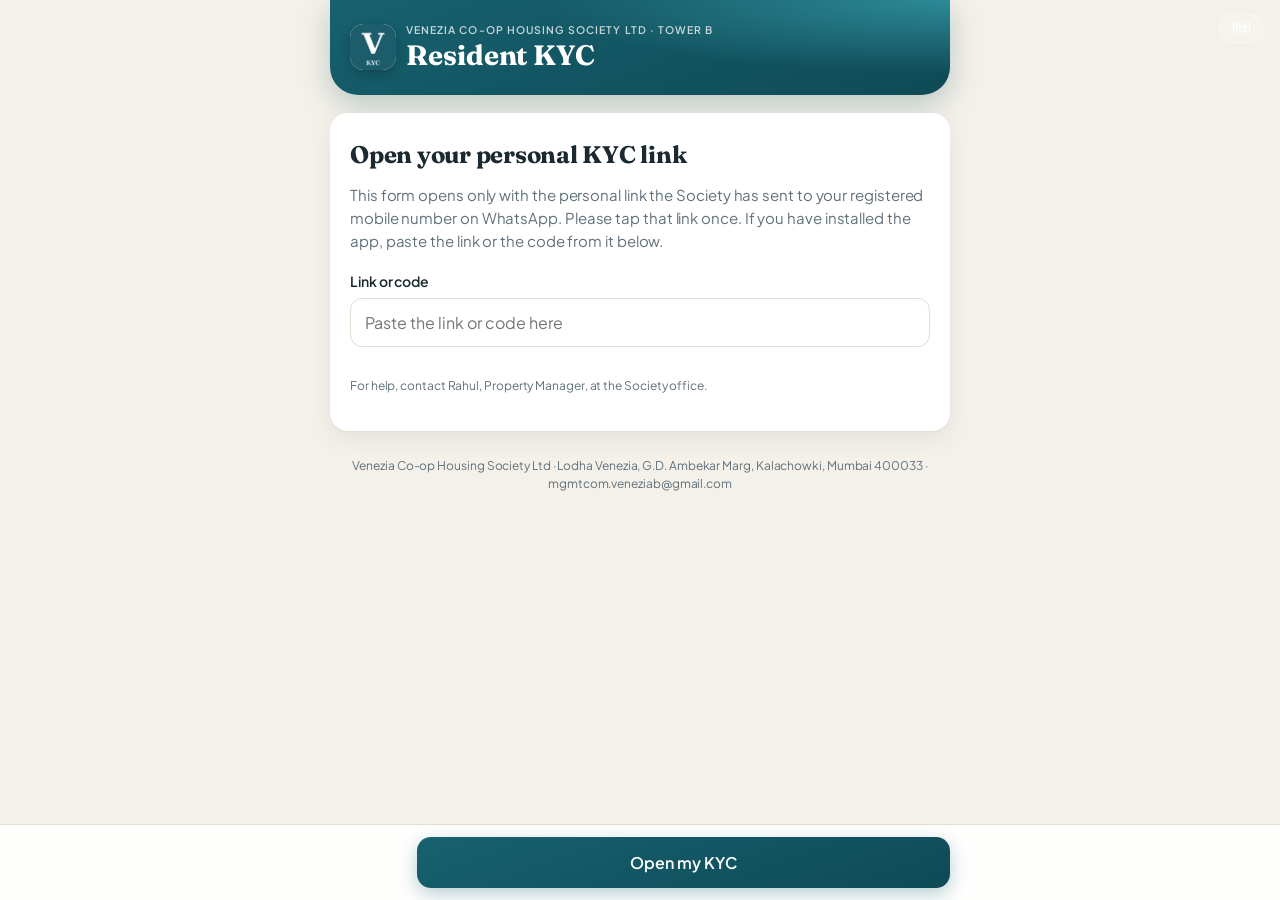
<file: index.html>
<!doctype html>
<html lang="en">
<head>
<meta charset="utf-8">
<title>Venezia CHS – Resident KYC</title>
<meta name="viewport" content="width=device-width, initial-scale=1, viewport-fit=cover">
<meta name="description" content="Resident KYC for Venezia Co-operative Housing Society Ltd, Tower B. Open only with the personal link sent to you by the Society.">
<meta name="robots" content="noindex, nofollow">
<meta name="referrer" content="no-referrer">
<meta name="theme-color" content="#1d5c6b">
<link rel="manifest" href="manifest.webmanifest">
<link rel="icon" type="image/png" sizes="192x192" href="icons/icon-192.png">
<link rel="apple-touch-icon" href="icons/apple-touch-icon.png">
<meta name="apple-mobile-web-app-capable" content="yes">
<meta name="mobile-web-app-capable" content="yes">
<meta name="apple-mobile-web-app-status-bar-style" content="default">
<meta name="apple-mobile-web-app-title" content="Venezia KYC">
<link rel="preconnect" href="https://fonts.googleapis.com">
<link rel="stylesheet" href="https://fonts.googleapis.com/css2?family=Plus+Jakarta+Sans:wght@400;500;600;700&family=Fraunces:opsz,wght@9..144,600;9..144,700&family=IBM+Plex+Mono:wght@500&display=swap">
<link rel="stylesheet" href="app.css?v=10">
</head>
<body>
<div class="wrap">
  <div class="langbar"><button type="button" id="lang-btn" class="langbtn">हिंदी</button></div>
  <header class="hero">
    <div class="brand"><img src="icons/icon-192.png" alt=""><div>
      <div class="reg">VENEZIA CO-OP HOUSING SOCIETY LTD · TOWER B</div>
      <h1>Resident KYC</h1>
    </div></div>
    <div id="progress">
      <div class="stepinfo"><span class="stepicon" id="stepicon" aria-hidden="true"></span><span id="stepname"></span><span id="stepcount"></span></div>
      <div class="bar"><i id="barfill"></i></div>
    </div>
  </header>
  <div class="banner warnbanner" id="inapp-banner" hidden>If the buttons for photos or files do not work, open this link in Chrome (Android) or Safari (iPhone): tap ⋮ or the share icon, then "Open in browser".</div>
  <div class="banner" id="saved-banner" hidden></div>
  <div class="banner" id="preview-banner" hidden>Preview mode: the Society server is not connected yet, so nothing is saved.</div>
  <div class="install" id="install" hidden>
    <p id="install-text">Add this app to your home screen for quick access.</p>
    <button type="button" id="install-btn" hidden>Install</button>
    <button type="button" class="close" id="install-close" aria-label="Dismiss">×</button>
  </div>

  <!-- 0. Link check -->
  <section class="step" data-step="link" data-name="Your personal link">
    <h2>Open your personal KYC link</h2>
    <p class="lead" id="link-msg">This form opens only with the personal link the Society has sent to your registered mobile number on WhatsApp. Please tap that link once. If you have installed the app, paste the link or the code from it below.</p>
    <div class="field" id="f-code">
      <label class="l" for="code">Link or code</label>
      <input type="text" id="code" autocomplete="off" autocapitalize="none" spellcheck="false" placeholder="Paste the link or code here">
      <span class="err">That code is not valid. Please check the WhatsApp message from the Society.</span>
    </div>
    <p class="note">For help, contact Rahul, Property Manager, at the Society office.</p>
  </section>

  <!-- 0b. Mobile check -->
  <section class="step" data-step="check" data-name="Confirm it's you">
    <h2>Confirm it's you</h2>
    <p class="lead" id="check-lead">For your security, enter the mobile number registered with the Society for this flat.</p>
    <div class="field" id="f-vmob">
      <label class="l" for="vmob">Registered mobile number</label>
      <div class="tel"><input type="tel" class="cc" id="vmobcc" value="+91" maxlength="5" inputmode="tel" aria-label="Country code"><input type="tel" id="vmob" inputmode="numeric" maxlength="14" autocomplete="tel-national" placeholder="98XXXXXXXX"></div>
      <span class="hint" id="vmob-hint"></span>
      <span class="err">Enter your mobile number.</span>
    </div>
    <div class="alert" id="check-err" hidden></div>
    <div class="handy" id="check-alt" hidden>
      <p style="margin:0 0 10px"><b>Number changed, or living abroad?</b><br><small>You can still fill the form. Your entry will be held for verification, and the office will confirm with the flat owner before updating the Society's records. Earlier saved details will not be shown.</small></p>
      <button type="button" class="btn" id="unverified-btn">Continue with this number</button>
    </div>
    <p class="note">This keeps your family's details private if this link reaches anyone else. For help: Rahul, Property Manager, 86898 50635.</p>
  </section>

  <!-- 1. Start -->
  <section class="step" data-step="start" data-name="Your flat">
    <h2>Let's start with your flat</h2>
    <p class="lead">Takes about 5–10 minutes. You can save and finish later, and upload documents later.</p>
    <div class="handy" id="handy"></div>
    <div class="field" id="f-flat">
      <label class="l" for="flat">Flat number</label>
      <div class="flat"><span>B-</span><input type="text" id="flat" inputmode="numeric" maxlength="4" placeholder="2104" autocomplete="off" readonly></div>
      <span class="hint">Filled in from your personal link.</span>
      <span class="err">Flat number missing. Please open your personal link again.</span>
    </div>
    <div class="field" id="f-mode">
      <span class="l">I am filling this as the</span>
      <div class="cards">
        <label class="card"><input type="radio" name="mode" value="owner"><span><b>Owner / member</b><small>First name on the agreement</small></span></label>
        <label class="card"><input type="radio" name="mode" value="tenant"><span><b>Tenant / licensee</b><small>Living here on leave &amp; licence</small></span></label>
      </div>
      <span class="err">Please choose one.</span>
    </div>
  </section>

  <!-- 2. You -->
  <section class="step" data-step="you" data-name="Your details">
    <h2 id="you-h">Your details</h2>
    <div class="grid">
      <div class="field full" id="f-name">
        <label class="l" for="name" id="name-l">First name on the agreement</label>
        <span class="hint" id="name-h">Full name of the person named first in your registered agreement, written exactly as in it.</span>
        <input type="text" id="name" autocomplete="name">
        <span class="err">Please enter your full name.</span>
      </div>
      <div class="field" id="f-mob">
        <label class="l" for="mob">Mobile (WhatsApp)</label>
        <div class="tel"><input type="tel" class="cc" id="mobcc" value="+91" maxlength="5" inputmode="tel" aria-label="Country code"><input type="tel" id="mob" inputmode="numeric" maxlength="14" autocomplete="tel-national" placeholder="98XXXXXXXX"></div>
        <span class="hint">Use the number registered with the Society for this flat. Owners abroad: change +91 to your country code.</span>
        <span class="err">Enter a valid mobile number.</span>
      </div>
      <div class="field" id="f-alt">
        <label class="l" for="alt">Alternate mobile <span class="opt">optional</span></label>
        <div class="tel"><input type="tel" class="cc" id="altcc" value="+91" maxlength="5" inputmode="tel" aria-label="Country code"><input type="tel" id="alt" inputmode="numeric" maxlength="14"></div>
        <span class="err">Enter a valid mobile number or leave blank.</span>
      </div>
      <div class="field full" id="f-email">
        <label class="l" for="email">Email for society notices</label>
        <input type="email" id="email" autocomplete="email" placeholder="name@example.com">
        <span class="hint">AGM notices, circulars and bills go here. Use a mailbox you check and that isn't full.</span>
        <span class="err">Enter a valid email address.</span>
      </div>
      <div class="field" id="f-idtype">
        <label class="l" for="idtype">Your photo ID (compulsory)</label>
        <select id="idtype"><option value="">Select</option><option>Aadhaar card (masked)</option><option>Voter ID card</option><option>Passport</option><option>Driving licence</option></select>
        <span class="err">Please choose the ID you are uploading.</span>
      </div>
      <div class="field" id="f-idfile">
        <span class="l">Upload ID copy (front &amp; back)</span>
        <div class="filebtn"><label>Choose files<input type="file" id="idfile" accept=".pdf,image/*" multiple></label><span class="fn"></span></div>
        <span class="hint">For Aadhaar, upload only the <b>masked Aadhaar</b> (first 8 digits hidden), downloadable from myaadhaar.uidai.gov.in. No Aadhaar? A voter ID, passport or driving licence is equally fine. Seen only by the Managing Committee office bearers and the Society office.</span>
        <span class="err">Please upload a copy of your photo ID, or tick "upload later".</span>
      </div>
      <label class="later full"><input type="checkbox" id="idlater"><span>I will upload my ID later (within 7 days)</span></label>
      <div class="field full" data-only="owner">
        <span class="l" style="margin-top:6px">Second name on the agreement (joint / associate member) <span class="opt">optional</span></span>
        <span class="hint">Optional, but please fill in as much as you can. It helps the Society reach the right person for notices, emergencies and any transfer later.</span>
      </div>
      <div class="field full" data-only="owner" id="f-jname">
        <label class="l" for="jname">Second name on the agreement — full name</label>
        <input type="text" id="jname">
        <span class="err">Please enter the joint member's name, or clear their mobile and email.</span>
      </div>
      <div class="field" data-only="owner" id="f-jmob">
        <label class="l" for="jmob">Joint member's mobile</label>
        <div class="tel"><input type="tel" class="cc" id="jmobcc" value="+91" maxlength="5" inputmode="tel" aria-label="Country code"><input type="tel" id="jmob" inputmode="numeric" maxlength="14"></div>
        <span class="err">Enter a valid mobile number or leave blank.</span>
      </div>
      <div class="field" data-only="owner" id="f-jemail">
        <label class="l" for="jemail">Joint member's email</label>
        <input type="email" id="jemail" placeholder="name@example.com">
        <span class="err">Enter a valid email address or leave blank.</span>
      </div>
      <div class="field full" data-only="tenant" id="f-ownername">
        <label class="l" for="ownername">Flat owner's name as in the agreement</label>
        <span class="hint">The licensor named in your leave &amp; licence agreement.</span>
        <input type="text" id="ownername">
        <span class="err">Please enter the owner's name.</span>
      </div>
    </div>
  </section>

  <!-- 3. Occupancy (owner) -->
  <section class="step" data-step="occ" data-name="Who lives here">
    <h2>Who lives in the flat now?</h2>
    <div class="field" id="f-occ">
      <div class="cards">
        <label class="card"><input type="radio" name="occ" value="self"><span><b>My family and I</b><small>Owner-occupied</small></span></label>
        <label class="card"><input type="radio" name="occ" value="family"><span><b>Other family members</b><small>My relatives live here; I don't</small></span></label>
        <label class="card"><input type="radio" name="occ" value="tenant"><span><b>A tenant</b><small>Given on leave &amp; licence</small></span></label>
        <label class="card"><input type="radio" name="occ" value="vacant"><span><b>Nobody</b><small>Vacant or locked</small></span></label>
      </div>
      <span class="err">Please choose one.</span>
    </div>
    <div class="field" id="f-addr" hidden>
      <label class="l" for="addr">Your correspondence address</label>
      <textarea id="addr" rows="2"></textarea>
    </div>
  </section>

  <!-- 4a. Family -->
  <section class="step" data-step="family" data-name="Family">
    <h2>Family members living in the flat</h2>
    <p class="lead" id="fam-lead">Include yourself. Tap a block to fill it; leave the rest empty.</p>
    <div class="alert" id="family-err" hidden></div>
    <div class="cards" id="family"></div>
    <button type="button" class="add" data-add="family">+ Add another family member</button>
  </section>

  <!-- 4b. Tenants -->
  <section class="step" data-step="tenants" data-name="Occupants">
    <h2 id="ten-h">Tenant details</h2>
    <p class="lead" id="ten-lead"></p>
    <div class="alert" id="tenants-err" hidden></div>
    <div class="cards" id="tenants"></div>
    <button type="button" class="add" data-add="tenants">+ Add another occupant</button>
    <h2 style="font-size:17px;margin-top:6px">Leave &amp; licence</h2>
    <label class="later" id="llbt-row"><input type="checkbox" id="llbytenant"><span>I don't have these details; the tenant will fill them using their own link</span></label>
    <div class="grid" id="ll-grid">
      <div class="field" id="f-llfrom"><label class="l" for="llfrom">From</label><input type="date" id="llfrom"><span class="err">Required.</span></div>
      <div class="field" id="f-llto"><label class="l" for="llto">To</label><input type="date" id="llto"><span class="err">Must be after the start date.</span></div>
      <div class="field" id="f-llreg"><span class="l">Agreement registered?</span><div class="chips"><label class="chip"><input type="radio" name="llreg" value="Yes"><span>Yes</span></label><label class="chip"><input type="radio" name="llreg" value="No"><span>No</span></label></div><span class="err">Please choose.</span></div>
      <div class="field" id="f-llpol"><span class="l">Police verification done?</span><div class="chips"><label class="chip"><input type="radio" name="llpol" value="Yes"><span>Yes</span></label><label class="chip"><input type="radio" name="llpol" value="No"><span>No</span></label></div><span class="err">Please choose.</span></div>
      <div class="field full"><span class="l">Registered agreement <span class="opt">PDF or photo</span></span><div class="filebtn"><label>Choose file<input type="file" id="llfile" accept=".pdf,image/*"></label><span class="fn"></span></div></div>
      <div class="field full"><span class="l">Police verification receipt</span><div class="filebtn"><label>Choose file<input type="file" id="llpolfile" accept=".pdf,image/*"></label><span class="fn"></span></div></div>
    </div>
  </section>

  <!-- 4c. Owner of a rented flat: tenant contact only -->
  <section class="step" data-step="tenantinfo" data-name="Your tenant">
    <h2>Your tenant's contact</h2>
    <p class="lead">Only the main tenant's name, mobile and email are needed from you. The Society will send the tenant their own link to fill in the occupants, leave &amp; licence, staff and vehicle details. Your family's details are not needed for a rented flat.</p>
    <div class="grid">
      <div class="field full" id="f-tname"><label class="l" for="tname">Main tenant's full name</label><input type="text" id="tname" autocomplete="off"><span class="err">Enter the tenant's name.</span></div>
      <div class="field" id="f-tmob"><label class="l" for="tmob">Tenant's mobile (WhatsApp)</label><div class="tel"><input type="tel" class="cc" id="tmobcc" value="+91" maxlength="5" aria-label="Country code"><input type="tel" id="tmob" inputmode="numeric" maxlength="14"></div><span class="hint">The tenant's KYC link will be sent to this number.</span><span class="err">Enter the tenant's mobile number.</span></div>
      <div class="field" id="f-temail"><label class="l" for="temail">Tenant's email <span class="opt">optional</span></label><input type="email" id="temail" autocomplete="off"><span class="err">Check this email.</span></div>
    </div>
  </section>

  <!-- 5. Staff -->
  <section class="step" data-step="staff" data-name="Staff">
    <h2>Drivers, maids &amp; helpers</h2>
    <p class="lead">Everyone who works in your flat, full time or part time. Skip if none. A driving licence copy is compulsory for every driver, and a photo ID copy for every other staff member.</p>
    <div class="alert" id="staff-err" hidden></div>
    <div class="cards" id="staff"></div>
    <button type="button" class="add" data-add="staff">+ Add another staff member</button>
  </section>

  <!-- 6. Vehicles -->
  <section class="step" data-step="vehicles" data-name="Vehicles">
    <h2>Vehicles parked in the society</h2>
    <p class="lead">Skip if none. Listing a vehicle does not allot a parking slot.</p>
    <div class="alert" id="vehicles-err" hidden></div>
    <div class="cards" id="vehicles"></div>
    <button type="button" class="add" data-add="vehicles">+ Add another vehicle</button>
    <h2 style="font-size:17px;margin-top:6px">Parking slots allotted to your flat <span class="opt">optional</span></h2>
    <p class="lead" style="margin-top:-10px">Fill this even if you have no vehicle.</p>
    <div class="grid">
      <div class="field" id="f-pk1"><span class="l">Slot 1</span><div class="tel"><select id="pk1lvl" class="lvl"><option value="">Level</option><option>P1</option><option>P2</option><option>P3</option><option>P4</option></select><input type="text" id="pk1no" maxlength="6" placeholder="Slot no. e.g. 198A"></div><span class="err">Choose the level and enter the slot number.</span></div>
      <div class="field" id="f-pk2"><span class="l">Slot 2</span><div class="tel"><select id="pk2lvl" class="lvl"><option value="">Level</option><option>P1</option><option>P2</option><option>P3</option><option>P4</option></select><input type="text" id="pk2no" maxlength="6" placeholder="Slot no. e.g. 198B"></div><span class="err">Choose the level and enter the slot number.</span></div>
    </div>
  </section>

  <!-- 7. Emergency -->
  <section class="step" data-step="emergency" data-name="Emergency contact">
    <h2>Emergency contact</h2>
    <p class="lead">Someone we can call if we can't reach you.</p>
    <div class="grid">
      <div class="field" id="f-ename"><label class="l" for="ename">Name</label><input type="text" id="ename"><span class="err">Please enter the name.</span></div>
      <div class="field"><label class="l" for="erel">Relation to you</label><select id="erel"><option value="">Select</option><option>Spouse</option><option>Son</option><option>Daughter</option><option>Father</option><option>Mother</option><option>Brother</option><option>Sister</option><option>Son-in-law</option><option>Daughter-in-law</option><option>Other relative</option><option>Friend</option><option>Neighbour</option><option>Colleague</option></select></div>
      <div class="field" id="f-emob"><label class="l" for="emob">Mobile</label><div class="tel"><input type="tel" class="cc" id="emobcc" value="+91" maxlength="5" inputmode="tel" aria-label="Country code"><input type="tel" id="emob" inputmode="numeric" maxlength="14"></div><span class="err">Enter a valid mobile number or leave blank.</span></div>
      <div class="field full"><label class="l" for="eaddr">Address</label><textarea id="eaddr" rows="2" placeholder="House / flat, building, area, city, PIN"></textarea></div>
      <div class="field full"><label class="l" for="rem">Anything else the office should know? <span class="opt">optional</span></label><textarea id="rem" rows="3"></textarea></div>
    </div>
  </section>

  <!-- 8. Review -->
  <section class="step" data-step="review" data-name="Review">
    <h2>Check and submit</h2>
    <div class="review" id="review"></div>
    <label class="decl"><input type="checkbox" id="agree"><span id="decl-text"></span></label>
    <label class="decl" id="dl-consent-row" hidden><input type="checkbox" id="dlconsent"><span>I have the consent of my staff to share their ID and driving licence copies. These are collected only for security verification of staff working in the flat, are seen only by the Managing Committee office bearers and the Society office, and will be deleted when the staff member leaves.</span></label>
    <div class="alert" id="submit-err" hidden></div>
    <p class="note">These details are used only for society records, notices and security, under the MCS Act and the society's bye-laws. They are stored only in the Society's own Google Drive. ID copies are kept in a restricted folder, view-only, open only to the Managing Committee office bearers and the Society office.</p>
  </section>

  <!-- Done -->
  <section class="step done" data-step="done" data-name="Done">
    <div class="tick">✓</div>
    <h2>Thank you, KYC received</h2>
    <p>Your reference number</p>
    <div class="ref" id="ref"></div>
    <p class="note" id="done-note">The office will check these details against the register. Please keep this number for any follow-up.</p>
    <p class="note">You can open the same link again at any time to add pending documents or update details. Your new entry replaces the earlier one.</p>
  </section>

  <footer>Venezia Co-op Housing Society Ltd · Lodha Venezia, G.D. Ambekar Marg, Kalachowki, Mumbai 400033 · mgmtcom.veneziab@gmail.com</footer>
</div>

<div class="toasts" id="toasts" role="alert" aria-live="assertive"></div>
<div class="nav" id="nav"><div class="in">
  <button type="button" class="btn" id="back">Back</button>
  <button type="button" class="btn" id="save">Save</button>
  <button type="button" class="btn primary" id="next">Next</button>
</div></div>

<script src="config.js?v=10"></script>
<script src="app.js?v=10"></script>
</body>
</html>
</file>
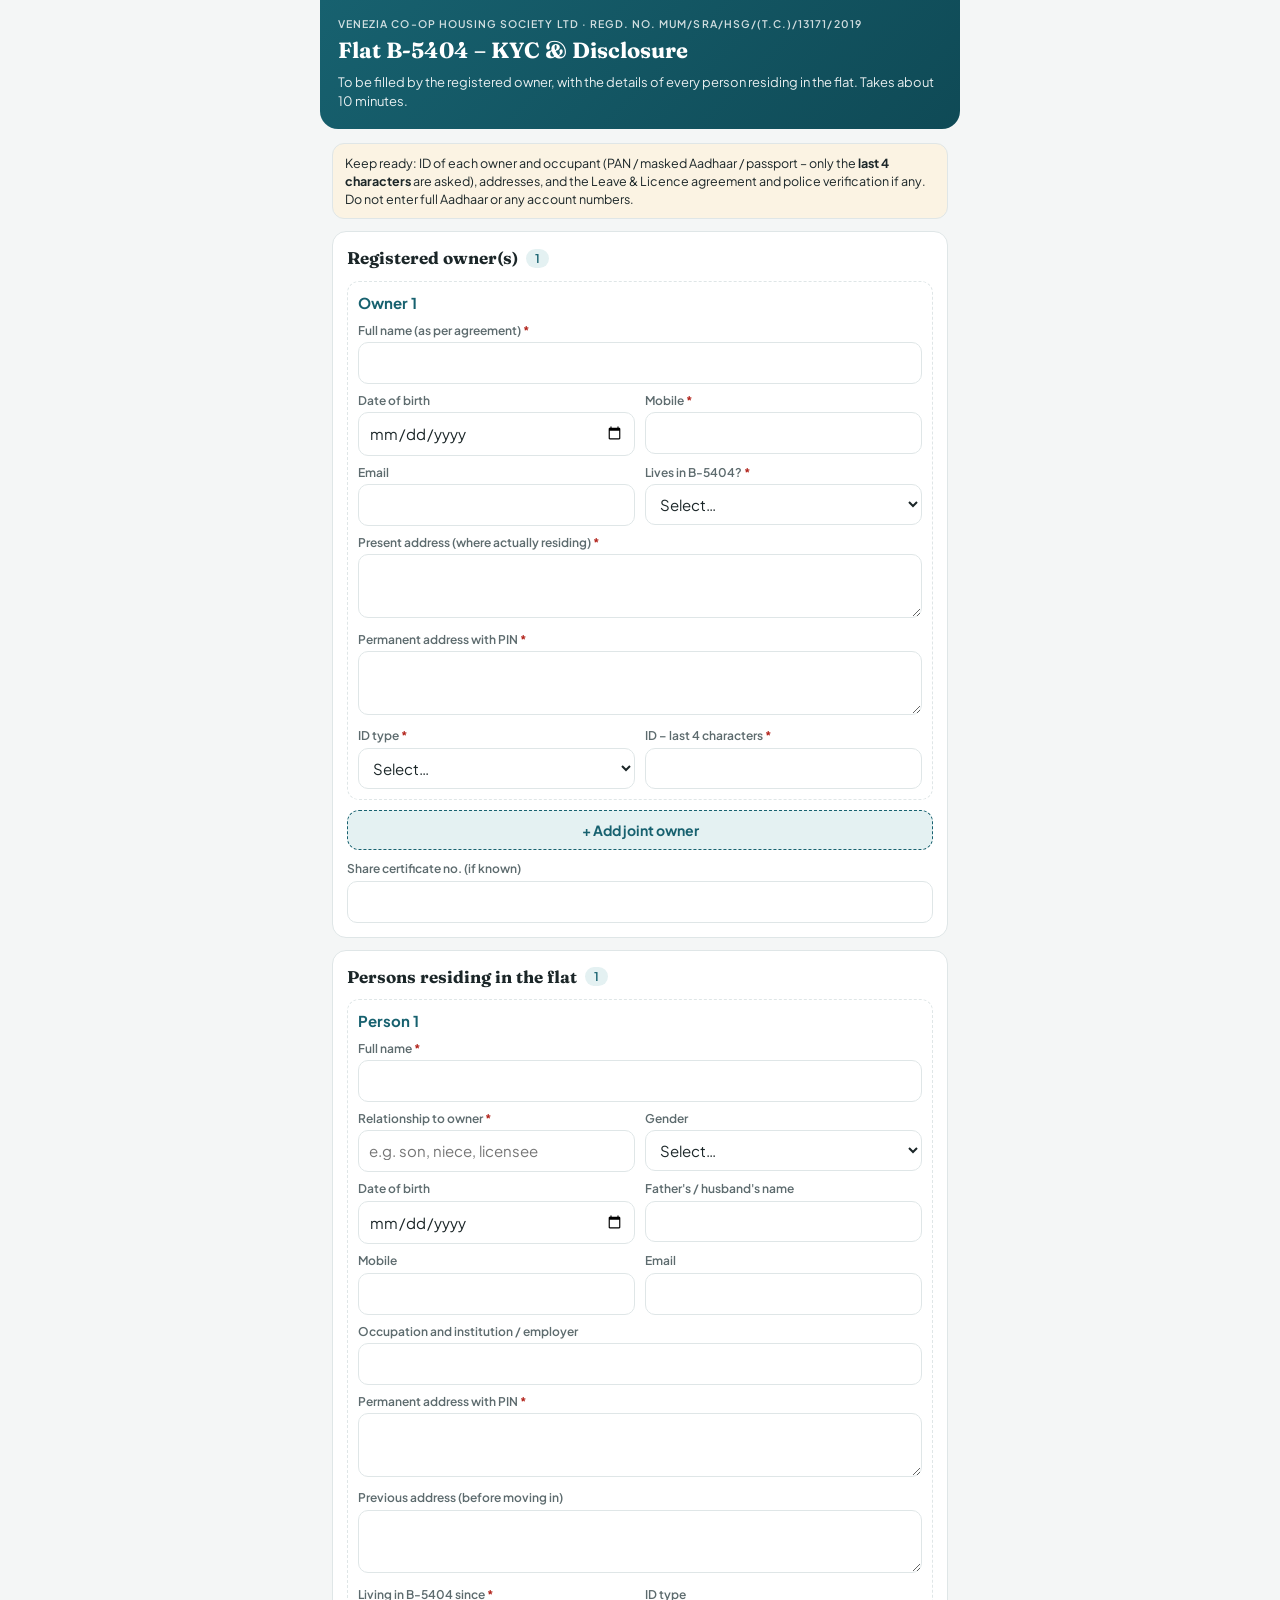
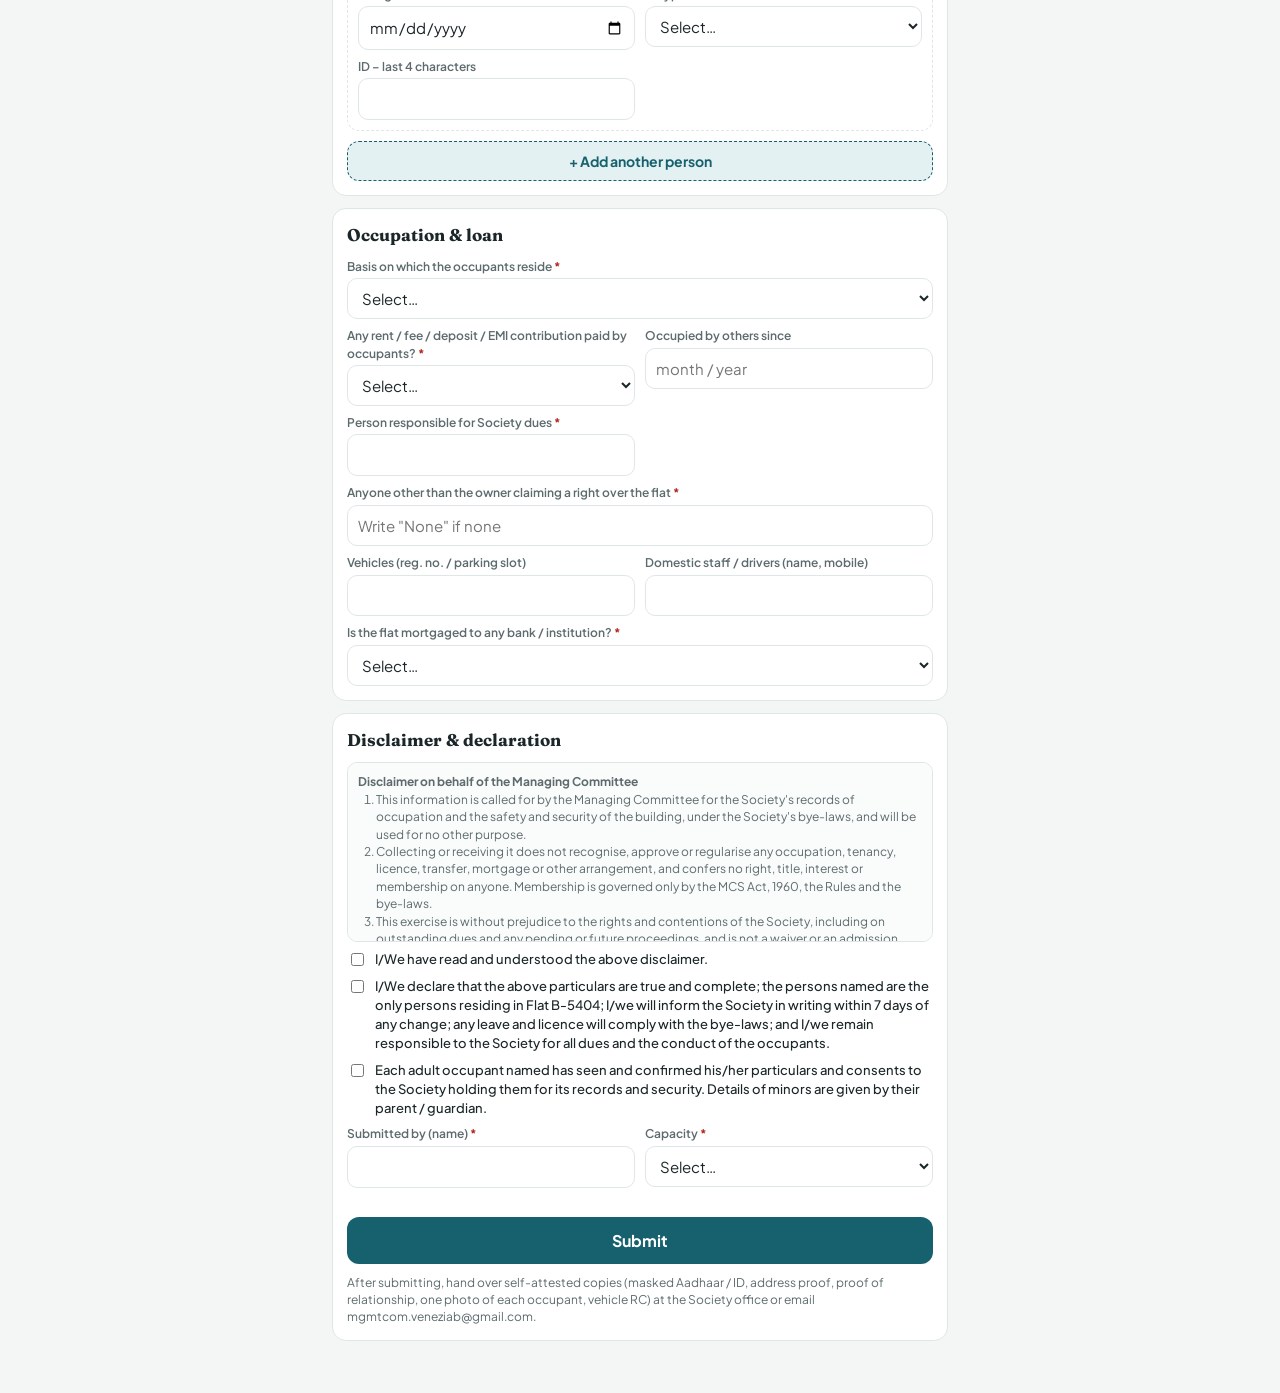
<file: 5404/index.html>
<!doctype html>
<html lang="en">
<head>
<meta charset="utf-8">
<title>Venezia CHS – Flat B-5404 KYC</title>
<meta name="viewport" content="width=device-width, initial-scale=1, viewport-fit=cover">
<meta name="robots" content="noindex, nofollow">
<meta name="referrer" content="no-referrer">
<meta name="theme-color" content="#17616f">
<link rel="icon" type="image/png" href="../icons/icon-192.png">
<link rel="preconnect" href="https://fonts.googleapis.com">
<link rel="stylesheet" href="https://fonts.googleapis.com/css2?family=Plus+Jakarta+Sans:wght@400;500;600;700&family=Fraunces:opsz,wght@9..144,600;9..144,700&display=swap">
<style>
:root{--bg:#f4f6f6;--card:#fff;--fg:#1b2628;--muted:#5d6b6e;--line:#dfe6e7;--accent:#17616f;--accent-2:#0f4a56;--soft:#e4f1f2;--gold:#c8963e;--gold-soft:#fbf3e3;--err:#b3261e;
--f-body:'Plus Jakarta Sans',system-ui,sans-serif;--f-display:'Fraunces',Georgia,serif}
*{box-sizing:border-box}
body{margin:0;background:var(--bg);color:var(--fg);font-family:var(--f-body);font-size:15px;line-height:1.45}
.wrap{max-width:640px;margin:0 auto;padding:0 12px 40px}
.hero{background:linear-gradient(135deg,var(--accent),var(--accent-2));color:#fff;border-radius:0 0 18px 18px;padding:16px 18px 18px;margin:0 -12px 14px}
.hero .reg{font-size:10.5px;letter-spacing:.1em;font-weight:600;opacity:.8}
.hero h1{font-family:var(--f-display);font-size:22px;margin:4px 0 6px}
.hero p{margin:0;font-size:13px;opacity:.9}
.card{background:var(--card);border:1px solid var(--line);border-radius:14px;padding:14px;margin-bottom:12px}
.card h2{font-family:var(--f-display);font-size:17px;margin:0 0 10px;display:flex;align-items:center;gap:8px}
.card h2 .n{background:var(--soft);color:var(--accent);border-radius:99px;font:600 12px var(--f-body);padding:2px 9px}
.grid{display:grid;grid-template-columns:1fr 1fr;gap:8px 10px}
.full{grid-column:1/-1}
label{display:block;font-size:12px;color:var(--muted);font-weight:600;margin-bottom:3px}
label b{color:var(--err)}
input,select,textarea{width:100%;border:1px solid var(--line);border-radius:10px;padding:9px 10px;font:inherit;background:#fff;color:var(--fg)}
textarea{min-height:56px;resize:vertical}
input:focus,select:focus,textarea:focus{outline:2px solid var(--soft);border-color:var(--accent)}
.bad{border-color:var(--err)!important}
.person{border:1px dashed var(--line);border-radius:12px;padding:10px;margin-bottom:10px;position:relative}
.person .hd{display:flex;justify-content:space-between;align-items:center;margin-bottom:8px;font-weight:700;color:var(--accent)}
.rm{background:none;border:0;color:var(--err);font:600 12px var(--f-body);cursor:pointer}
.add{width:100%;border:1.5px dashed var(--accent);background:var(--soft);color:var(--accent);border-radius:12px;padding:10px;font:700 14px var(--f-body);cursor:pointer}
.add[disabled]{opacity:.4}
.seg{display:flex;gap:6px;flex-wrap:wrap}
.seg label{display:flex;align-items:center;gap:6px;border:1px solid var(--line);border-radius:99px;padding:6px 11px;margin:0;color:var(--fg);font-weight:500;font-size:13px;cursor:pointer}
.seg input{width:auto;margin:0}
.hide{display:none}
.note{background:var(--gold-soft);border-radius:12px;padding:10px 12px;font-size:12.5px}
.disc{font-size:12px;color:var(--muted);max-height:180px;overflow:auto;border:1px solid var(--line);border-radius:10px;padding:10px;background:#fafbfb}
.disc ol{margin:0;padding-left:18px}
.chk{display:flex;gap:8px;align-items:flex-start;font-size:13px;color:var(--fg);font-weight:500;margin:8px 0}
.chk input{width:auto;margin-top:3px}
.btn{width:100%;background:var(--accent);color:#fff;border:0;border-radius:12px;padding:13px;font:700 16px var(--f-body);cursor:pointer}
.btn[disabled]{opacity:.5}
.msg{color:var(--err);font-size:13px;margin:8px 0;min-height:1em}
.done{text-align:center;padding:30px 16px}
.done h2{font-family:var(--f-display);color:var(--accent)}
@media(max-width:420px){.grid{grid-template-columns:1fr}}
</style>
</head>
<body>
<div class="wrap" id="app">
  <header class="hero">
    <div class="reg">VENEZIA CO-OP HOUSING SOCIETY LTD · REGD. NO. MUM/SRA/HSG/(T.C.)/13171/2019</div>
    <h1>Flat B-5404 – KYC &amp; Disclosure</h1>
    <p>To be filled by the registered owner, with the details of every person residing in the flat. Takes about 10 minutes.</p>
  </header>

  <div class="note card">Keep ready: ID of each owner and occupant (PAN / masked Aadhaar / passport – only the <b>last 4 characters</b> are asked), addresses, and the Leave &amp; Licence agreement and police verification if any. Do not enter full Aadhaar or any account numbers.</div>

  <form id="f" novalidate>
  <section class="card">
    <h2>Registered owner(s) <span class="n" id="oc">1</span></h2>
    <div id="owners"></div>
    <button type="button" class="add" id="addOwner">+ Add joint owner</button>
    <div style="margin-top:10px"><label>Share certificate no. (if known)</label><input name="share"></div>
  </section>

  <section class="card">
    <h2>Persons residing in the flat <span class="n" id="pc">1</span></h2>
    <div id="occs"></div>
    <button type="button" class="add" id="addOcc">+ Add another person</button>
  </section>

  <section class="card">
    <h2>Occupation &amp; loan</h2>
    <div class="grid">
      <div class="full"><label>Basis on which the occupants reside <b>*</b></label>
        <select name="basis" required><option value="">Select…</option><option>Family of the owner – no rent or consideration</option><option>Leave &amp; Licence (tenancy)</option><option>Other</option></select></div>
      <div class="full hide" id="llBox"><label>Agreement no., period, police verification</label><input name="ll"></div>
      <div><label>Any rent / fee / deposit / EMI contribution paid by occupants? <b>*</b></label>
        <select name="consid" required><option value="">Select…</option><option>No</option><option>Yes</option></select></div>
      <div class="hide" id="cdBox"><label>Details</label><input name="consid_d"></div>
      <div><label>Occupied by others since</label><input name="since_others" placeholder="month / year"></div>
      <div><label>Person responsible for Society dues <b>*</b></label><input name="dues_by" required></div>
      <div class="full"><label>Anyone other than the owner claiming a right over the flat <b>*</b></label><input name="claim" required placeholder='Write "None" if none'></div>
      <div><label>Vehicles (reg. no. / parking slot)</label><input name="veh"></div>
      <div><label>Domestic staff / drivers (name, mobile)</label><input name="staff"></div>
      <div class="full"><label>Is the flat mortgaged to any bank / institution? <b>*</b></label>
        <select name="mort" required><option value="">Select…</option><option>No</option><option>Yes</option><option>Loan fully repaid (charge to be released)</option></select></div>
      <div class="hide loan"><label>Bank and branch</label><input name="bank"></div>
      <div class="hide loan"><label>Borrower(s)</label><input name="borrowers"></div>
      <div class="hide loan"><label>Year of loan</label><input name="lyear" inputmode="numeric"></div>
      <div class="hide loan"><label>Society NOC taken for mortgage?</label><select name="lnoc"><option value="">Select…</option><option>Yes</option><option>No</option><option>Not sure</option></select></div>
      <div class="full hide loan"><label>If repaid: closure date / bank NOC available?</label><input name="lclose"></div>
    </div>
  </section>

  <section class="card">
    <h2>Disclaimer &amp; declaration</h2>
    <div class="disc"><b>Disclaimer on behalf of the Managing Committee</b><ol>
      <li>This information is called for by the Managing Committee for the Society's records of occupation and the safety and security of the building, under the Society's bye-laws, and will be used for no other purpose.</li>
      <li>Collecting or receiving it does not recognise, approve or regularise any occupation, tenancy, licence, transfer, mortgage or other arrangement, and confers no right, title, interest or membership on anyone. Membership is governed only by the MCS Act, 1960, the Rules and the bye-laws.</li>
      <li>This exercise is without prejudice to the rights and contentions of the Society, including on outstanding dues and any pending or future proceedings, and is not a waiver or an admission.</li>
      <li>The owner is solely responsible for the correctness of the information. The Society relies on it in good faith; neither the Society nor the Managing Committee or its members is responsible for consequences of incorrect information.</li>
      <li>The Society may verify the information by inspection or by calling for documents.</li>
      <li>Loan details are recorded only to note a charge on the flat; the Society does not verify or endorse any loan.</li>
      <li>The information is confidential, seen only by the Managing Committee and authorised office staff, kept only as long as needed or required by law, and disclosed only where required by law or a competent authority, including the police.</li>
    </ol></div>
    <label class="chk"><input type="checkbox" name="ack" required> I/We have read and understood the above disclaimer.</label>
    <label class="chk"><input type="checkbox" name="decl" required> I/We declare that the above particulars are true and complete; the persons named are the only persons residing in Flat B-5404; I/we will inform the Society in writing within 7 days of any change; any leave and licence will comply with the bye-laws; and I/we remain responsible to the Society for all dues and the conduct of the occupants.</label>
    <label class="chk"><input type="checkbox" name="consent" required> Each adult occupant named has seen and confirmed his/her particulars and consents to the Society holding them for its records and security. Details of minors are given by their parent / guardian.</label>
    <div class="grid">
      <div><label>Submitted by (name) <b>*</b></label><input name="by" required></div>
      <div><label>Capacity <b>*</b></label><select name="cap" required><option value="">Select…</option><option>Registered owner</option><option>Joint owner</option><option>Family member authorised by owner</option></select></div>
    </div>
    <div class="msg" id="msg"></div>
    <button class="btn" id="go" type="submit">Submit</button>
    <p style="font-size:12px;color:var(--muted);margin:10px 0 0">After submitting, hand over self-attested copies (masked Aadhaar / ID, address proof, proof of relationship, one photo of each occupant, vehicle RC) at the Society office or email mgmtcom.veneziab@gmail.com.</p>
  </section>
  </form>
</div>

<template id="tOwner"><div class="person"><div class="hd"><span class="t"></span><button type="button" class="rm">Remove</button></div><div class="grid">
  <div class="full"><label>Full name (as per agreement) <b>*</b></label><input data-k="name" required></div>
  <div class="rel"><label>Relationship to Owner 1</label><input data-k="rel"></div>
  <div><label>Date of birth</label><input type="date" data-k="dob"></div>
  <div><label>Mobile <b class="r1">*</b></label><input data-k="mob" inputmode="numeric" maxlength="10" data-v="mob"></div>
  <div><label>Email</label><input type="email" data-k="email" data-v="email"></div>
  <div><label>Lives in B-5404? <b>*</b></label><select data-k="res" required><option value="">Select…</option><option>Yes</option><option>No</option></select></div>
  <div class="full"><label>Present address (where actually residing) <b>*</b></label><textarea data-k="present" required></textarea></div>
  <div class="full"><label>Permanent address with PIN <b>*</b></label><textarea data-k="perm" required></textarea></div>
  <div><label>ID type <b>*</b></label><select data-k="idt" required><option value="">Select…</option><option>PAN</option><option>Aadhaar (masked)</option><option>Passport</option><option>Driving Licence</option><option>Voter ID</option></select></div>
  <div><label>ID – last 4 characters <b>*</b></label><input data-k="id4" maxlength="4" required data-v="id4"></div>
</div></div></template>

<template id="tOcc"><div class="person"><div class="hd"><span class="t"></span><button type="button" class="rm">Remove</button></div><div class="grid">
  <div class="full"><label>Full name <b>*</b></label><input data-k="name" required></div>
  <div><label>Relationship to owner <b>*</b></label><input data-k="rel" required placeholder="e.g. son, niece, licensee"></div>
  <div><label>Gender</label><select data-k="gender"><option value="">Select…</option><option>Male</option><option>Female</option><option>Other</option></select></div>
  <div><label>Date of birth</label><input type="date" data-k="dob"></div>
  <div><label>Father's / husband's name</label><input data-k="father"></div>
  <div><label>Mobile</label><input data-k="mob" inputmode="numeric" maxlength="10" data-v="mob"></div>
  <div><label>Email</label><input type="email" data-k="email" data-v="email"></div>
  <div class="full"><label>Occupation and institution / employer</label><input data-k="occ"></div>
  <div class="full"><label>Permanent address with PIN <b>*</b></label><textarea data-k="perm" required></textarea></div>
  <div class="full"><label>Previous address (before moving in)</label><textarea data-k="prev"></textarea></div>
  <div><label>Living in B-5404 since <b>*</b></label><input type="date" data-k="since" required></div>
  <div><label>ID type</label><select data-k="idt"><option value="">Select…</option><option>Aadhaar (masked)</option><option>PAN</option><option>Passport</option><option>Driving Licence</option><option>Voter ID</option><option>Minor – no ID</option></select></div>
  <div><label>ID – last 4 characters</label><input data-k="id4" maxlength="4" data-v="id4"></div>
</div></div></template>

<script>
const FORM_ACTION = 'https://docs.google.com/forms/d/e/1FAIpQLSf94sErd83be1uZFZr3kIPV2A-kJN4mAnHOWMwIteeXCIOhdA/formResponse';
const E = {"Share Certificate No.": "524909775", "Owner 1": "101029308", "Owner 2": "609632572", "Owner 3": "1878794220", "Owner 4": "177459767", "Basis of occupation": "859944857", "L&L / other details": "78764877", "Rent or consideration paid": "1481965047", "Consideration details": "20980070", "Other person claiming right": "1035500087", "Person responsible for dues": "1994382010", "Occupied by others since": "190804762", "Vehicles": "405294196", "Domestic staff": "1264228119", "Mortgaged": "1221158881", "Bank and branch": "216972581", "Borrowers": "958972245", "Loan year": "861579302", "Society NOC for mortgage": "1054923419", "Loan closure details": "1890932464", "Occupant 1": "1959811862", "Occupant 2": "1444743928", "Occupant 3": "1013346168", "Occupant 4": "92786589", "Occupant 5": "355674910", "Occupant 6": "159968271", "Occupant 7": "320234759", "Occupant 8": "1223379418", "Occupant 9": "1280649840", "Occupant 10": "1169652243", "Declaration accepted": "1728413965", "Occupant consent": "1908187933", "Disclaimer acknowledged": "1380045541", "Submitted by": "1620984088", "Capacity": "118554059", "Client timestamp": "224215784"};
const $ = s => document.querySelector(s);
const F = $('#f');
function addPerson(box, tpl, max, label, countEl, first) {
  const n = box.children.length;
  if (n >= max) return;
  const node = document.getElementById(tpl).content.firstElementChild.cloneNode(true);
  box.appendChild(node);
  if (first) node.querySelector('.rm').remove();
  node.querySelector('.rm') && (node.querySelector('.rm').onclick = () => { node.remove(); renum(box, label, countEl, max); });
  renum(box, label, countEl, max);
}
function renum(box, label, countEl, max) {
  [...box.children].forEach((p, i) => {
    p.querySelector('.t').textContent = label + ' ' + (i + 1);
    const rel = p.querySelector('.rel'); if (rel) rel.style.display = i ? '' : 'none';
    const r1 = p.querySelector('.r1'); if (r1) { r1.style.display = i ? 'none' : ''; p.querySelector('[data-k=mob]').required = !i; }
  });
  countEl.textContent = box.children.length;
  const btn = box === $('#owners') ? $('#addOwner') : $('#addOcc');
  btn.disabled = box.children.length >= max;
  btn.textContent = box.children.length >= max ? 'Maximum ' + max + ' reached' : (box === $('#owners') ? '+ Add joint owner' : '+ Add another person');
}
addPerson($('#owners'), 'tOwner', 4, 'Owner', $('#oc'), true);
addPerson($('#occs'), 'tOcc', 10, 'Person', $('#pc'), true);
$('#addOwner').onclick = () => addPerson($('#owners'), 'tOwner', 4, 'Owner', $('#oc'));
$('#addOcc').onclick = () => addPerson($('#occs'), 'tOcc', 10, 'Person', $('#pc'));
F.basis.onchange = () => $('#llBox').classList.toggle('hide', !/Leave|Other/.test(F.basis.value));
F.consid.onchange = () => $('#cdBox').classList.toggle('hide', F.consid.value !== 'Yes');
F.mort.onchange = () => document.querySelectorAll('.loan').forEach(e => e.classList.toggle('hide', F.mort.value === 'No' || !F.mort.value));

function valid() {
  let ok = true, first = null;
  F.querySelectorAll('input,select,textarea').forEach(el => {
    if (el.closest('.hide')) { el.classList.remove('bad'); return; }
    let bad = false;
    const v = (el.type === 'checkbox') ? el.checked : el.value.trim();
    if (el.required && !v) bad = true;
    if (!bad && el.value && el.dataset.v === 'mob' && !/^[6-9]\d{9}$/.test(el.value.trim())) bad = true;
    if (!bad && el.value && el.dataset.v === 'email' && !/^\S+@\S+\.\S+$/.test(el.value.trim())) bad = true;
    if (!bad && el.value && el.dataset.v === 'id4' && !/^[0-9A-Za-z]{4}$/.test(el.value.trim())) bad = true;
    el.classList.toggle('bad', bad);
    if (bad) { ok = false; first = first || el; }
  });
  if (first) first.scrollIntoView({ behavior: 'smooth', block: 'center' });
  return ok;
}
function ser(p) {
  return [...p.querySelectorAll('[data-k]')].filter(e => e.value.trim() && e.offsetParent !== null)
    .map(e => e.closest('div').querySelector('label').textContent.replace('*', '').trim() + ': ' + e.value.trim()).join(' | ');
}
F.onsubmit = async ev => {
  ev.preventDefault();
  $('#msg').textContent = '';
  if (!valid()) { $('#msg').textContent = 'Please complete the highlighted fields.'; return; }
  const d = new URLSearchParams();
  const put = (k, v) => { if (E[k] && v) d.append('entry.' + E[k], v); };
  put('Share Certificate No.', F.share.value.trim());
  [...$('#owners').children].forEach((p, i) => put('Owner ' + (i + 1), ser(p)));
  [...$('#occs').children].forEach((p, i) => put('Occupant ' + (i + 1), ser(p)));
  put('Basis of occupation', F.basis.value); put('L&L / other details', F.ll.value.trim());
  put('Rent or consideration paid', F.consid.value); put('Consideration details', F.consid_d.value.trim());
  put('Other person claiming right', F.claim.value.trim()); put('Person responsible for dues', F.dues_by.value.trim());
  put('Occupied by others since', F.since_others.value.trim()); put('Vehicles', F.veh.value.trim()); put('Domestic staff', F.staff.value.trim());
  put('Mortgaged', F.mort.value);
  if (F.mort.value !== 'No') { put('Bank and branch', F.bank.value.trim()); put('Borrowers', F.borrowers.value.trim()); put('Loan year', F.lyear.value.trim()); put('Society NOC for mortgage', F.lnoc.value); put('Loan closure details', F.lclose.value.trim()); }
  put('Declaration accepted', 'Yes'); put('Occupant consent', 'Yes'); put('Disclaimer acknowledged', 'Yes');
  put('Submitted by', F.by.value.trim()); put('Capacity', F.cap.value); put('Client timestamp', new Date().toString());
  $('#go').disabled = true; $('#go').textContent = 'Submitting…';
  try {
    await fetch(FORM_ACTION, { method: 'POST', mode: 'no-cors', body: d });
    $('#app').innerHTML = '<div class="hero"><div class="reg">VENEZIA CO-OP HOUSING SOCIETY LTD</div><h1>Flat B-5404 – KYC</h1></div><div class="card done"><h2>Thank you</h2><p>Your details for Flat B-5404 have been received by the Society.</p><p style="font-size:13px;color:var(--muted)">Please hand over self-attested copies of the documents at the Society office or email them to mgmtcom.veneziab@gmail.com.</p></div>';
  } catch (e) {
    $('#go').disabled = false; $('#go').textContent = 'Submit';
    $('#msg').textContent = 'Could not submit. Please check your internet connection and try again.';
  }
};
</script>
</body>
</html>
</file>
<file: app.css>
/* Venezia CHS – Resident KYC app. Phone-first wizard, one question group per screen. */
:root{
  --bg:#f3f5f6; --card:#ffffff; --fg:#17242b; --muted:#5b6b73; --line:#d6dee2;
  --accent:#1d5c6b; --accent-fg:#ffffff; --accent-soft:#e3eff2; --warn:#a33a1f; --warn-soft:#fbe9e4; --ok:#2f6b3a; --ok-soft:#e5f2e7; --amber:#8a5a00; --amber-soft:#fbf1dc;
  --f-display:"IBM Plex Serif",Georgia,serif; --f-body:"IBM Plex Sans",system-ui,-apple-system,sans-serif; --f-mono:"IBM Plex Mono",ui-monospace,monospace;
  color-scheme:light;
}
@media (prefers-color-scheme:dark){:root{
  --bg:#0f171b; --card:#16222a; --fg:#e4ecef; --muted:#93a5ad; --line:#2a3a43;
  --accent:#6fb6c6; --accent-fg:#0f171b; --accent-soft:#1b3139; --warn:#f08a6c; --warn-soft:#3a1f18; --ok:#7cc48a; --ok-soft:#1a3020; --amber:#e5b45a; --amber-soft:#33290f; color-scheme:dark}}
*{box-sizing:border-box}
[hidden]{display:none!important}
html,body{margin:0}
body{background:var(--bg);color:var(--fg);font-family:var(--f-body);font-size:16px;line-height:1.5;-webkit-text-size-adjust:100%;
  padding-left:max(16px,env(safe-area-inset-left,0px));padding-right:max(16px,env(safe-area-inset-right,0px));
  padding-top:calc(16px + env(safe-area-inset-top,0px));padding-bottom:120px}
.wrap{max-width:620px;margin:0 auto;display:grid;gap:16px}
.banner{background:var(--accent-soft);color:var(--accent);border-radius:8px;padding:8px 12px;font-size:13px}
.install{background:var(--card);border:1px solid var(--line);border-radius:10px;padding:10px 12px;font-size:13px;display:flex;gap:10px;align-items:center}
.install p{margin:0;flex:1}
.install button{font:600 13px var(--f-body);border-radius:8px;padding:8px 12px;border:1px solid var(--accent);background:var(--accent);color:var(--accent-fg);cursor:pointer}
.install .close{background:none;border:0;color:var(--muted);font-size:20px;padding:0 4px}
header{display:grid;gap:2px}
.brand{display:flex;gap:10px;align-items:center}
.brand img{width:40px;height:40px;border-radius:10px}
.reg{font-family:var(--f-mono);font-size:11px;color:var(--muted);letter-spacing:.04em}
h1{font-family:var(--f-display);font-size:22px;line-height:1.25;margin:0;text-wrap:balance}
.bar{height:6px;background:var(--line);border-radius:99px;overflow:hidden}
.bar i{display:block;height:100%;background:var(--accent);width:0;transition:width .3s}
.stepinfo{display:flex;justify-content:space-between;font-size:13px;color:var(--muted)}
section.step{background:var(--card);border:1px solid var(--line);border-radius:12px;padding:20px 18px;display:grid;gap:16px}
h2{font-family:var(--f-display);font-size:21px;margin:0;text-wrap:balance}
.lead{color:var(--muted);margin:-8px 0 0;font-size:14px}
.grid{display:grid;grid-template-columns:1fr 1fr;gap:14px}
@media (max-width:520px){.grid{grid-template-columns:1fr}}
.field{display:grid;gap:6px;min-width:0}
.full{grid-column:1/-1}
label.l,.l{font-size:14px;font-weight:500}
.opt{font-weight:400;color:var(--muted);font-size:12px}
.hint{font-size:12px;color:var(--muted)}
.err{font-size:12px;color:var(--warn);display:none}
.field.bad .err{display:block}
.field.bad input,.field.bad select{border-color:var(--warn)}
input[type=text],input[type=tel],input[type=email],input[type=date],select,textarea{width:100%;font:16px var(--f-body);color:var(--fg);background:var(--bg);border:1px solid var(--line);border-radius:8px;padding:11px 12px;-webkit-appearance:none;appearance:none}
input[type=date]{min-height:46px}
.tel{display:flex}
.tel span{display:grid;place-items:center;padding:0 10px;border:1px solid var(--line);border-right:0;border-radius:8px 0 0 8px;background:var(--accent-soft);color:var(--accent);font-size:14px}
.tel input{border-radius:0 8px 8px 0}
input:focus-visible,select:focus-visible,textarea:focus-visible,button:focus-visible,.chip input:focus-visible+span,summary:focus-visible{outline:2px solid var(--accent);outline-offset:2px}
.chips{display:flex;flex-wrap:wrap;gap:8px}
.chip{position:relative}
.chip input{position:absolute;opacity:0;width:1px;height:1px}
.chip span{display:inline-block;border:1px solid var(--line);border-radius:99px;padding:8px 14px;font-size:14px;cursor:pointer;background:var(--bg);user-select:none}
.chip input:checked+span{background:var(--accent);border-color:var(--accent);color:var(--accent-fg)}
.cards{display:grid;gap:10px}
.card{position:relative}
.card input{position:absolute;opacity:0}
.card span{display:grid;gap:2px;border:1.5px solid var(--line);border-radius:10px;padding:14px 16px;cursor:pointer;background:var(--bg)}
.card b{font-size:16px}
.card small{color:var(--muted);font-size:13px}
.card input:checked+span{border-color:var(--accent);background:var(--accent-soft)}
.card input:focus-visible+span{outline:2px solid var(--accent);outline-offset:2px}
.flat{display:flex;align-items:stretch;max-width:220px}
.flat span{display:grid;place-items:center;padding:0 12px;font:500 18px var(--f-mono);border:1px solid var(--line);border-right:0;border-radius:8px 0 0 8px;background:var(--accent-soft);color:var(--accent)}
.flat input{font:500 18px var(--f-mono);letter-spacing:.08em;border-radius:0 8px 8px 0}
.flat input[readonly]{background:var(--accent-soft);color:var(--accent)}
details.block{border:1px solid var(--line);border-radius:10px;background:var(--bg)}
details.block[open]{background:var(--card)}
details.block summary{list-style:none;display:flex;align-items:center;gap:10px;padding:12px 14px;cursor:pointer}
details.block summary::-webkit-details-marker{display:none}
.num{width:26px;height:26px;border-radius:50%;display:grid;place-items:center;background:var(--line);font-size:13px;font-weight:600;flex:none}
.block.filled .num{background:var(--ok);color:var(--card)}
.sumtxt{flex:1;min-width:0;overflow:hidden;text-overflow:ellipsis;white-space:nowrap}
.sumtxt em{font-style:normal;color:var(--muted)}
.chev{color:var(--muted);transition:transform .2s}
details[open] .chev{transform:rotate(90deg)}
.blockbody{padding:4px 14px 16px;display:grid;gap:14px}
.rm{justify-self:start;background:none;border:0;color:var(--warn);font:13px var(--f-body);cursor:pointer;padding:0}
.add{border:1.5px dashed var(--accent);background:transparent;color:var(--accent);border-radius:10px;padding:12px;font:500 15px var(--f-body);cursor:pointer}
.photo{display:flex;gap:12px;align-items:center}
.thumb{width:72px;height:88px;flex:none;border:1px dashed var(--line);border-radius:8px;display:grid;place-items:center;color:var(--muted);font-size:11px;text-align:center;overflow:hidden;background:var(--bg)}
.thumb img{width:100%;height:100%;object-fit:cover}
.filebtn{display:flex;align-items:center;gap:10px;flex-wrap:wrap;position:relative}
.filebtn label{border:1px solid var(--accent);color:var(--accent);border-radius:8px;padding:9px 14px;font-size:14px;cursor:pointer}
.filebtn input{position:absolute;opacity:0;width:1px;height:1px}
.filebtn .fn{font-size:13px;color:var(--muted);min-width:0;overflow-wrap:anywhere}
.nav{position:fixed;left:0;right:0;bottom:0;background:var(--card);border-top:1px solid var(--line);z-index:20;
  padding:12px max(16px,env(safe-area-inset-right,0px)) calc(12px + env(safe-area-inset-bottom,0px)) max(16px,env(safe-area-inset-left,0px))}
.nav .in{max-width:620px;margin:0 auto;display:flex;gap:10px}
.btn{font:600 16px var(--f-body);border-radius:10px;padding:13px 18px;cursor:pointer;border:1px solid var(--line);background:var(--bg);color:var(--fg)}
.btn.primary{background:var(--accent);border-color:var(--accent);color:var(--accent-fg);flex:1}
.btn[disabled]{opacity:.6;cursor:wait}
.review{display:grid;gap:14px}
.rv{border:1px solid var(--line);border-radius:10px;padding:12px 14px;display:grid;gap:6px}
.rv h3{margin:0;font-size:15px;display:flex;justify-content:space-between;align-items:center}
.rv h3 button{background:none;border:0;color:var(--accent);font:500 13px var(--f-body);cursor:pointer}
.rv dl{margin:0;display:grid;grid-template-columns:minmax(0,40%) minmax(0,1fr);gap:4px 10px;font-size:14px}
.rv dt{color:var(--muted)}
.rv dd{margin:0;overflow-wrap:anywhere}
.decl{display:flex;gap:12px;align-items:flex-start;font-size:14px;background:var(--accent-soft);padding:12px;border-radius:10px}
.decl input{width:20px;height:20px;margin-top:2px;flex:none}
.note{font-size:12px;color:var(--muted)}
.toasts{position:fixed;left:0;right:0;top:calc(10px + env(safe-area-inset-top,0px));z-index:50;display:grid;gap:8px;justify-items:center;pointer-events:none;
  padding-left:max(16px,env(safe-area-inset-left,0px));padding-right:max(16px,env(safe-area-inset-right,0px))}
.toast{pointer-events:auto;width:100%;max-width:560px;border-radius:10px;padding:12px 40px 12px 14px;box-shadow:0 6px 24px rgba(0,0,0,.18);font-size:14px;position:relative;border:1px solid;animation:tin .2s ease-out}
.toast b{display:block;font-size:15px;margin-bottom:2px}
.toast ul{margin:4px 0 0;padding-left:18px}
.toast .x{position:absolute;top:6px;right:8px;background:none;border:0;font-size:20px;line-height:1;color:inherit;cursor:pointer;padding:4px}
.toast.err{background:var(--warn-soft);color:var(--warn);border-color:var(--warn)}
.toast.warn{background:var(--amber-soft);color:var(--amber);border-color:var(--amber)}
.toast.ok{background:var(--ok-soft);color:var(--ok);border-color:var(--ok)}
@keyframes tin{from{opacity:0;transform:translateY(-8px)}to{opacity:1;transform:none}}
.wmsg{font-size:12px;color:var(--amber)}
.alert{background:var(--warn-soft);color:var(--warn);border-radius:8px;padding:10px 12px;font-size:14px}
.done{text-align:center;display:grid;gap:10px;justify-items:center}
.tick{width:56px;height:56px;border-radius:50%;background:var(--ok-soft);color:var(--ok);display:grid;place-items:center;font-size:28px}
.ref{font-family:var(--f-mono);font-size:15px;background:var(--accent-soft);color:var(--accent);padding:6px 12px;border-radius:6px}
footer{font-size:12px;color:var(--muted);text-align:center}
@media (prefers-reduced-motion:reduce){*{transition:none!important;animation:none!important}}
/* Everything is saved in capitals except email IDs, so show it that way while typing. */
input[type=text],textarea{text-transform:uppercase}
input[type=text]::placeholder,textarea::placeholder{text-transform:none}
#code{text-transform:none}
.tel .cc{max-width:68px;border-radius:8px 0 0 8px;border-right:0;background:var(--accent-soft);color:var(--accent);text-align:center;padding:11px 4px}
.tel input:not(.cc){border-radius:0 8px 8px 0}
.later{display:flex;gap:10px;align-items:flex-start;font-size:14px;color:var(--muted)}
.later input{width:18px;height:18px;margin-top:2px;flex:none}
.langbar{display:flex;justify-content:flex-end;margin-bottom:-8px}
.langbtn{font:500 13px var(--f-body);border:1px solid var(--line);background:var(--card);color:var(--fg);border-radius:99px;padding:5px 12px;cursor:pointer}
.warnbanner{background:var(--amber-soft);color:var(--amber)}
.up{font-size:12px;color:var(--ok)}
.up.err2{color:var(--warn)}
#save{flex:none}

/* ===== Friendly look (v7) ===== */
:root{
  --bg:#f4f1ea; --card:#ffffff; --fg:#1b2a30; --muted:#61717a; --line:#e3ddd2;
  --accent:#17616f; --accent-2:#0f4a56; --accent-fg:#ffffff; --accent-soft:#e4f1f2; --gold:#c8963e; --gold-soft:#fbf3e3;
  --f-display:"Fraunces",Georgia,serif; --f-body:"Plus Jakarta Sans",system-ui,-apple-system,sans-serif;
  --shadow:0 1px 2px rgba(27,42,48,.05),0 8px 24px rgba(27,42,48,.07); --r:18px;
}
@media (prefers-color-scheme:dark){:root{
  --bg:#0f1719; --card:#172327; --fg:#e8eef0; --muted:#97a8ae; --line:#26363b;
  --accent:#5fb7c4; --accent-2:#3f97a5; --accent-fg:#0f1719; --accent-soft:#1a3237; --gold:#e0b45f; --gold-soft:#2e2615; --shadow:0 8px 24px rgba(0,0,0,.35)}}
body{background:var(--bg);padding-top:0;letter-spacing:-.005em}
.wrap{gap:18px}
.langbar{position:absolute;right:max(16px,env(safe-area-inset-right,0px));top:calc(14px + env(safe-area-inset-top,0px));z-index:5;margin:0}
.langbtn{background:rgba(255,255,255,.16);border:1px solid rgba(255,255,255,.35);color:#fff;backdrop-filter:blur(6px)}
.hero{margin:0 calc(-1 * max(16px,env(safe-area-inset-left,0px))) 0;padding:calc(22px + env(safe-area-inset-top,0px)) max(20px,env(safe-area-inset-left,0px)) 22px;
  background:radial-gradient(120% 140% at 100% 0%,#2c8a96 0%,transparent 55%),linear-gradient(160deg,var(--accent) 0%,var(--accent-2) 100%);
  color:#fff;border-radius:0 0 28px 28px;display:grid;gap:18px;box-shadow:0 10px 30px rgba(15,74,86,.25)}
@media (min-width:660px){.hero{margin:0;border-radius:0 0 28px 28px}}
.hero .brand img{width:46px;height:46px;border-radius:14px;box-shadow:0 4px 12px rgba(0,0,0,.2);background:#fff}
.hero .reg{color:rgba(255,255,255,.75);font-family:var(--f-body);font-weight:600;font-size:10.5px;letter-spacing:.1em}
.hero h1{font-size:28px;font-weight:700;color:#fff}
.hero .stepinfo{color:rgba(255,255,255,.9);font-size:14px;align-items:center;gap:8px}
.hero .stepinfo #stepname{flex:1;font-weight:600}
.stepicon{width:34px;height:34px;border-radius:12px;background:rgba(255,255,255,.18);display:grid;place-items:center;font-size:18px}
.hero .bar{height:8px;background:rgba(255,255,255,.22);margin-top:10px}
.hero .bar i{background:linear-gradient(90deg,var(--gold),#f0c674);border-radius:99px}
.banner{border-radius:14px;padding:10px 14px}
section.step{border:0;border-radius:var(--r);box-shadow:var(--shadow);padding:24px 20px;gap:18px;animation:rise .25s ease-out}
@keyframes rise{from{opacity:0;transform:translateY(6px)}to{opacity:1;transform:none}}
h2{font-size:24px;font-weight:700;letter-spacing:-.01em}
.lead{font-size:15px;line-height:1.55}
label.l,.l{font-weight:600;font-size:14px}
input[type=text],input[type=tel],input[type=email],input[type=date],select,textarea{background:var(--card);border:1.5px solid var(--line);border-radius:12px;padding:13px 14px;transition:border-color .15s,box-shadow .15s}
input:focus,select:focus,textarea:focus{outline:none;border-color:var(--accent);box-shadow:0 0 0 4px var(--accent-soft)}
.tel .cc{border-radius:12px 0 0 12px;border:1.5px solid var(--line);border-right:0}
.tel input:not(.cc){border-radius:0 12px 12px 0}
.flat span{border-radius:12px 0 0 12px;border:1.5px solid var(--line);border-right:0}
.flat input{border-radius:0 12px 12px 0}
.chip span{border:1.5px solid var(--line);background:var(--card);padding:9px 16px;font-weight:500;transition:all .15s}
.chip input:checked+span{box-shadow:0 4px 12px rgba(23,97,111,.25)}
.card span{border:1.5px solid var(--line);border-radius:16px;padding:16px 48px 16px 18px;background:var(--card);transition:all .15s;position:relative}
.card span::after{content:"";position:absolute;right:16px;top:50%;width:22px;height:22px;margin-top:-11px;border-radius:50%;border:2px solid var(--line);background:var(--card)}
.card input:checked+span{border-color:var(--accent);background:var(--accent-soft);box-shadow:0 6px 18px rgba(23,97,111,.15)}
.card input:checked+span::after{border-color:var(--accent);background:var(--accent) url("data:image/svg+xml,%3Csvg xmlns='http://www.w3.org/2000/svg' viewBox='0 0 24 24' fill='none' stroke='white' stroke-width='3.2' stroke-linecap='round' stroke-linejoin='round'%3E%3Cpath d='M5 12.5l4.5 4.5L19 7.5'/%3E%3C/svg%3E") center/14px no-repeat}
.card b{font-size:16.5px}
details.block{border:1.5px solid var(--line);border-radius:16px;background:var(--card);transition:box-shadow .15s}
details.block[open]{box-shadow:var(--shadow);border-color:transparent}
.num{background:var(--accent-soft);color:var(--accent)}
.block.filled .num{background:var(--accent);color:#fff}
.add{border-radius:16px;border-width:2px;font-weight:600;background:var(--accent-soft);border-color:transparent}
.filebtn label{border:1.5px solid var(--accent);border-radius:12px;font-weight:600;background:var(--accent-soft);padding:10px 16px}
.filebtn label::before{content:"📎 "}
.thumb{border-radius:14px;border:1.5px dashed var(--line)}
.later{background:var(--gold-soft);border-radius:12px;padding:10px 12px;color:var(--fg)}
.decl{border-radius:14px}
.rv{border:0;background:var(--bg);border-radius:14px;padding:14px 16px}
.nav{background:rgba(255,255,255,.88);backdrop-filter:blur(12px);-webkit-backdrop-filter:blur(12px);border-top:1px solid var(--line)}
@media (prefers-color-scheme:dark){.nav{background:rgba(23,35,39,.9)}}
.btn{border-radius:14px;border:1.5px solid var(--line);background:var(--card);padding:14px 18px}
.btn.primary{background:linear-gradient(160deg,var(--accent),var(--accent-2));border:0;box-shadow:0 6px 18px rgba(23,97,111,.3)}
.btn.primary:active{transform:translateY(1px)}
.tick{width:76px;height:76px;font-size:38px;background:var(--accent);color:#fff;box-shadow:0 10px 30px rgba(23,97,111,.35);animation:pop .4s cubic-bezier(.2,1.6,.4,1)}
@keyframes pop{from{transform:scale(.4);opacity:0}to{transform:none;opacity:1}}
.ref{border-radius:12px;padding:8px 16px;font-size:16px}
/* keep-handy checklist */
.handy{background:var(--gold-soft);border-radius:16px;padding:16px}
.handy h3{margin:0 0 10px;font:700 16px var(--f-body);display:flex;align-items:center;gap:8px}
.handy h3::before{content:"🧾"}
.handy ul{list-style:none;margin:0;padding:0;display:grid;gap:10px}
.handy li{display:flex;gap:12px;align-items:flex-start}
.handy .hi{width:34px;height:34px;flex:none;border-radius:10px;background:var(--card);display:grid;place-items:center;font-size:17px;box-shadow:0 1px 3px rgba(0,0,0,.06)}
.handy b{display:block;font-size:14.5px}
.handy small{display:block;color:var(--muted);font-size:13px;line-height:1.45}
.handy .tip{margin:12px 0 0;font-size:13px;color:var(--muted)}
footer{padding:8px 0 16px}
.hero .brand{padding-right:64px}
.tel .lvl{max-width:88px;border-radius:12px 0 0 12px;border-right:0;background:var(--accent-soft);color:var(--accent);padding:11px 6px}
</file>
